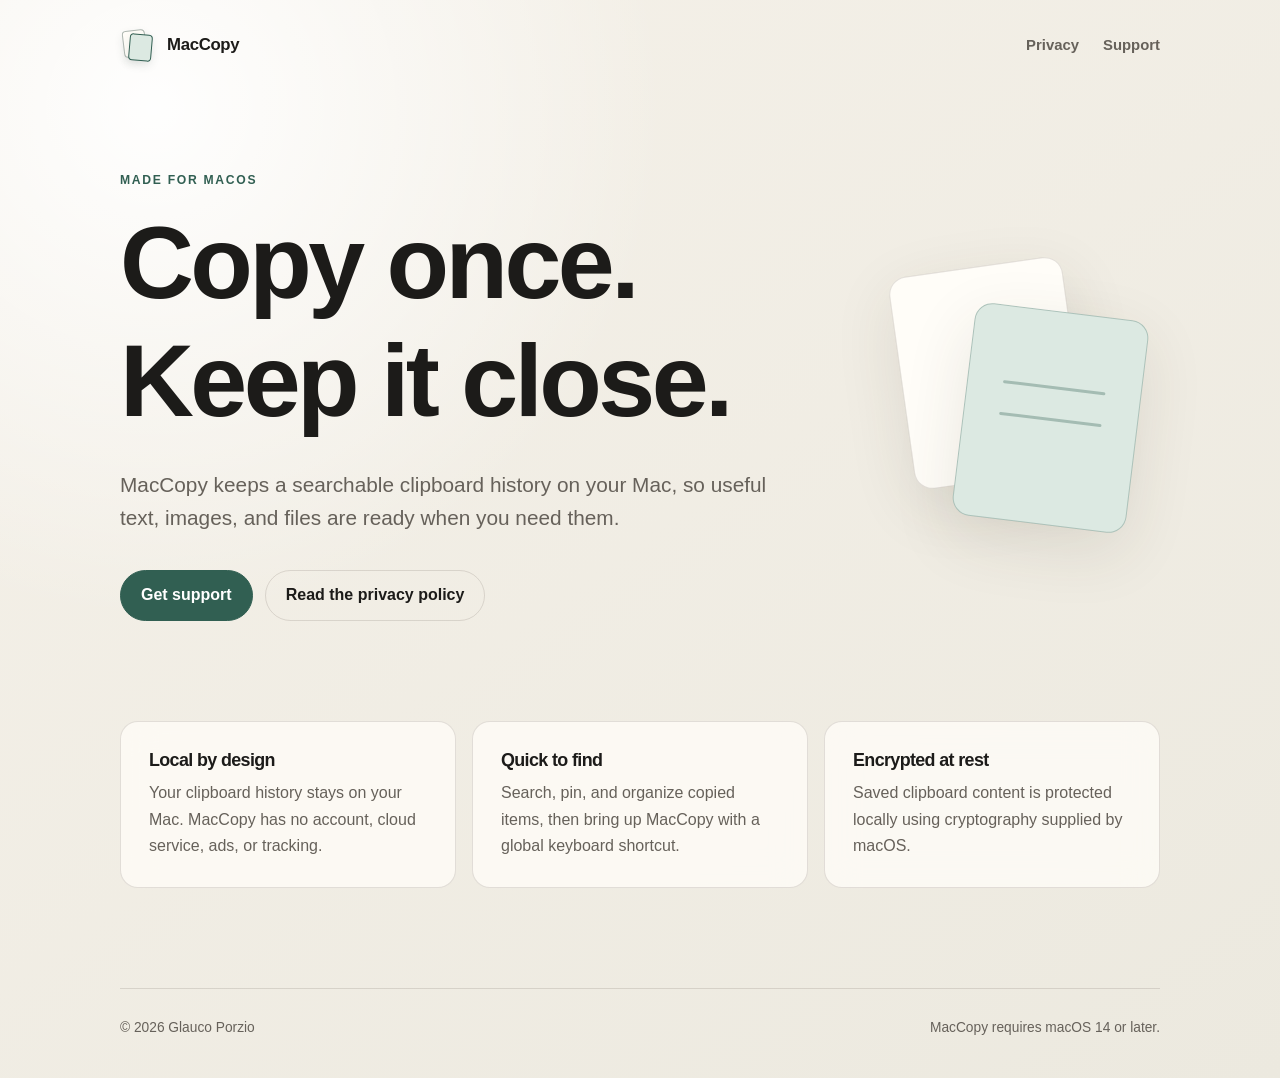
<file: index.html>
<!doctype html>
<html lang="en">
  <head>
    <meta charset="utf-8">
    <meta name="viewport" content="width=device-width, initial-scale=1">
    <meta name="description" content="MacCopy is a private clipboard history app for macOS.">
    <title>MacCopy — Private clipboard history</title>
    <link rel="icon" href="/favicon.svg" type="image/svg+xml">
    <link rel="stylesheet" href="/styles.css">
  </head>
  <body>
    <header class="site-header shell">
      <a class="brand" href="/" aria-label="MacCopy home">
        <span class="paper-mark" aria-hidden="true"></span>
        <span>MacCopy</span>
      </a>
      <nav aria-label="Main navigation">
        <ul>
          <li><a href="/privacy/">Privacy</a></li>
          <li><a href="/support/">Support</a></li>
        </ul>
      </nav>
    </header>

    <main>
      <section class="hero shell">
        <div>
          <p class="eyebrow">Made for macOS</p>
          <h1>Copy once.<br>Keep it close.</h1>
          <p class="lede">MacCopy keeps a searchable clipboard history on your Mac, so useful text, images, and files are ready when you need them.</p>
          <div class="actions">
            <a class="button" href="/support/">Get support</a>
            <a class="button secondary" href="/privacy/">Read the privacy policy</a>
          </div>
        </div>
        <div class="hero-art" aria-hidden="true">
          <span class="sheet"></span>
          <span class="sheet"></span>
        </div>
      </section>

      <section class="feature-grid shell" aria-label="MacCopy features">
        <article class="card">
          <h2>Local by design</h2>
          <p>Your clipboard history stays on your Mac. MacCopy has no account, cloud service, ads, or tracking.</p>
        </article>
        <article class="card">
          <h2>Quick to find</h2>
          <p>Search, pin, and organize copied items, then bring up MacCopy with a global keyboard shortcut.</p>
        </article>
        <article class="card">
          <h2>Encrypted at rest</h2>
          <p>Saved clipboard content is protected locally using cryptography supplied by macOS.</p>
        </article>
      </section>
    </main>

    <footer class="site-footer shell">
      <p>© 2026 Glauco Porzio</p>
      <p>MacCopy requires macOS 14 or later.</p>
    </footer>
  </body>
</html>
</file>
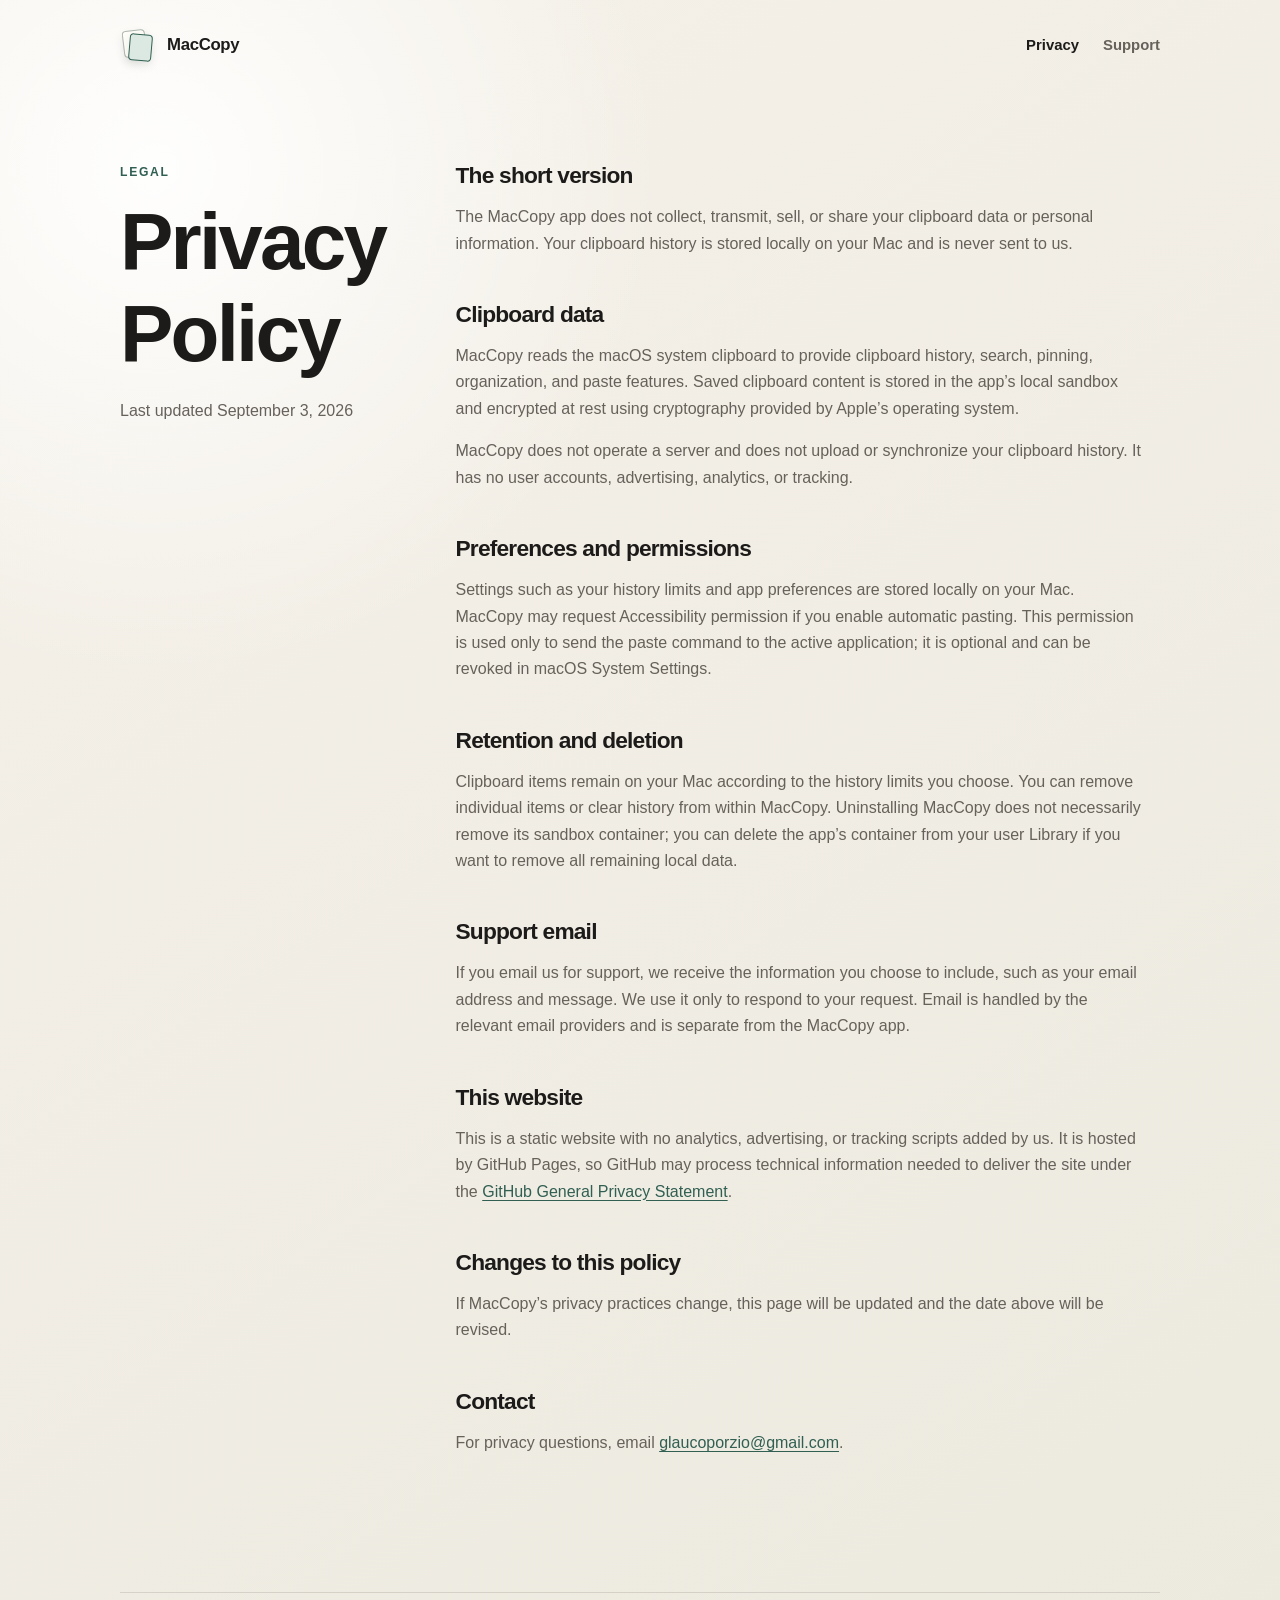
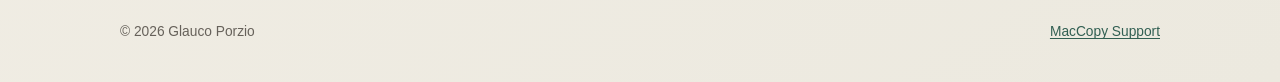
<file: privacy/index.html>
<!doctype html>
<html lang="en">
  <head>
    <meta charset="utf-8">
    <meta name="viewport" content="width=device-width, initial-scale=1">
    <meta name="description" content="Privacy policy for the MacCopy macOS application.">
    <title>Privacy Policy — MacCopy</title>
    <link rel="icon" href="/favicon.svg" type="image/svg+xml">
    <link rel="stylesheet" href="/styles.css">
  </head>
  <body>
    <header class="site-header shell">
      <a class="brand" href="/" aria-label="MacCopy home">
        <span class="paper-mark" aria-hidden="true"></span>
        <span>MacCopy</span>
      </a>
      <nav aria-label="Main navigation">
        <ul>
          <li><a href="/privacy/" aria-current="page">Privacy</a></li>
          <li><a href="/support/">Support</a></li>
        </ul>
      </nav>
    </header>

    <main class="document shell">
      <header class="document-intro">
        <p class="eyebrow">Legal</p>
        <h1 class="page-title">Privacy Policy</h1>
        <p class="lede">Last updated September 3, 2026</p>
      </header>

      <div class="document-body">
        <section>
          <h2>The short version</h2>
          <p>The MacCopy app does not collect, transmit, sell, or share your clipboard data or personal information. Your clipboard history is stored locally on your Mac and is never sent to us.</p>
        </section>

        <section>
          <h2>Clipboard data</h2>
          <p>MacCopy reads the macOS system clipboard to provide clipboard history, search, pinning, organization, and paste features. Saved clipboard content is stored in the app’s local sandbox and encrypted at rest using cryptography provided by Apple’s operating system.</p>
          <p>MacCopy does not operate a server and does not upload or synchronize your clipboard history. It has no user accounts, advertising, analytics, or tracking.</p>
        </section>

        <section>
          <h2>Preferences and permissions</h2>
          <p>Settings such as your history limits and app preferences are stored locally on your Mac. MacCopy may request Accessibility permission if you enable automatic pasting. This permission is used only to send the paste command to the active application; it is optional and can be revoked in macOS System Settings.</p>
        </section>

        <section>
          <h2>Retention and deletion</h2>
          <p>Clipboard items remain on your Mac according to the history limits you choose. You can remove individual items or clear history from within MacCopy. Uninstalling MacCopy does not necessarily remove its sandbox container; you can delete the app’s container from your user Library if you want to remove all remaining local data.</p>
        </section>

        <section>
          <h2>Support email</h2>
          <p>If you email us for support, we receive the information you choose to include, such as your email address and message. We use it only to respond to your request. Email is handled by the relevant email providers and is separate from the MacCopy app.</p>
        </section>

        <section>
          <h2>This website</h2>
          <p>This is a static website with no analytics, advertising, or tracking scripts added by us. It is hosted by GitHub Pages, so GitHub may process technical information needed to deliver the site under the <a href="https://docs.github.com/en/site-policy/privacy-policies/github-general-privacy-statement">GitHub General Privacy Statement</a>.</p>
        </section>

        <section>
          <h2>Changes to this policy</h2>
          <p>If MacCopy’s privacy practices change, this page will be updated and the date above will be revised.</p>
        </section>

        <section>
          <h2>Contact</h2>
          <p>For privacy questions, email <a href="mailto:glaucoporzio@gmail.com">glaucoporzio@gmail.com</a>.</p>
        </section>
      </div>
    </main>

    <footer class="site-footer shell">
      <p>© 2026 Glauco Porzio</p>
      <p><a href="/support/">MacCopy Support</a></p>
    </footer>
  </body>
</html>
</file>
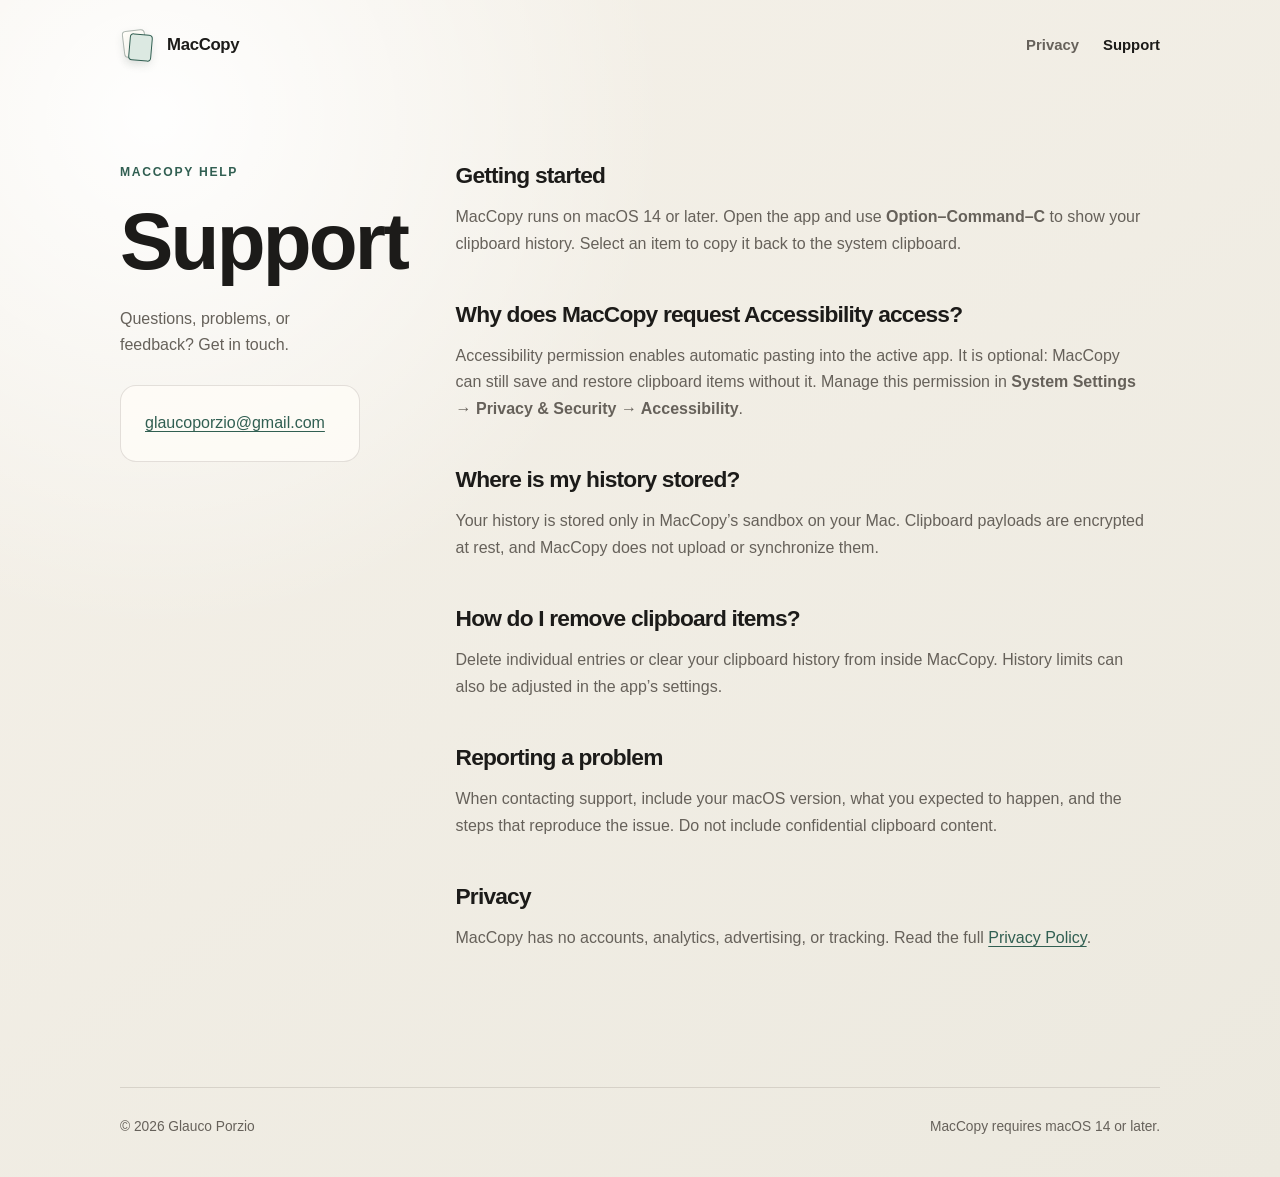
<file: support/index.html>
<!doctype html>
<html lang="en">
  <head>
    <meta charset="utf-8">
    <meta name="viewport" content="width=device-width, initial-scale=1">
    <meta name="description" content="Help and contact information for the MacCopy macOS application.">
    <title>Support — MacCopy</title>
    <link rel="icon" href="/favicon.svg" type="image/svg+xml">
    <link rel="stylesheet" href="/styles.css">
  </head>
  <body>
    <header class="site-header shell">
      <a class="brand" href="/" aria-label="MacCopy home">
        <span class="paper-mark" aria-hidden="true"></span>
        <span>MacCopy</span>
      </a>
      <nav aria-label="Main navigation">
        <ul>
          <li><a href="/privacy/">Privacy</a></li>
          <li><a href="/support/" aria-current="page">Support</a></li>
        </ul>
      </nav>
    </header>

    <main class="document shell">
      <header class="document-intro">
        <p class="eyebrow">MacCopy help</p>
        <h1 class="page-title">Support</h1>
        <p class="lede">Questions, problems, or feedback? Get in touch.</p>
        <div class="contact-box">
          <p><a href="mailto:glaucoporzio@gmail.com?subject=MacCopy%20Support">glaucoporzio@gmail.com</a></p>
        </div>
      </header>

      <div class="document-body">
        <section>
          <h2>Getting started</h2>
          <p>MacCopy runs on macOS 14 or later. Open the app and use <strong>Option–Command–C</strong> to show your clipboard history. Select an item to copy it back to the system clipboard.</p>
        </section>

        <section>
          <h2>Why does MacCopy request Accessibility access?</h2>
          <p>Accessibility permission enables automatic pasting into the active app. It is optional: MacCopy can still save and restore clipboard items without it. Manage this permission in <strong>System Settings → Privacy &amp; Security → Accessibility</strong>.</p>
        </section>

        <section>
          <h2>Where is my history stored?</h2>
          <p>Your history is stored only in MacCopy’s sandbox on your Mac. Clipboard payloads are encrypted at rest, and MacCopy does not upload or synchronize them.</p>
        </section>

        <section>
          <h2>How do I remove clipboard items?</h2>
          <p>Delete individual entries or clear your clipboard history from inside MacCopy. History limits can also be adjusted in the app’s settings.</p>
        </section>

        <section>
          <h2>Reporting a problem</h2>
          <p>When contacting support, include your macOS version, what you expected to happen, and the steps that reproduce the issue. Do not include confidential clipboard content.</p>
        </section>

        <section>
          <h2>Privacy</h2>
          <p>MacCopy has no accounts, analytics, advertising, or tracking. Read the full <a href="/privacy/">Privacy Policy</a>.</p>
        </section>
      </div>
    </main>

    <footer class="site-footer shell">
      <p>© 2026 Glauco Porzio</p>
      <p>MacCopy requires macOS 14 or later.</p>
    </footer>
  </body>
</html>
</file>
<file: styles.css>
:root {
  color-scheme: light dark;
  --background: #f4f0e8;
  --surface: rgba(255, 253, 248, 0.78);
  --surface-solid: #fffdf8;
  --text: #1c1b19;
  --muted: #66615a;
  --border: rgba(63, 55, 45, 0.14);
  --accent: #315f52;
  --accent-strong: #21493e;
  --accent-soft: #dce9e2;
  --shadow: 0 20px 65px rgba(64, 53, 39, 0.11);
  font-family: -apple-system, BlinkMacSystemFont, "SF Pro Text", "Helvetica Neue", sans-serif;
  font-synthesis: none;
}

* {
  box-sizing: border-box;
}

html {
  scroll-behavior: smooth;
}

body {
  min-height: 100vh;
  margin: 0;
  color: var(--text);
  background:
    radial-gradient(circle at 12% 10%, rgba(255, 255, 255, 0.95), transparent 32rem),
    linear-gradient(145deg, #f5f1e9 0%, #ece9df 100%);
  line-height: 1.65;
}

a {
  color: var(--accent);
  text-underline-offset: 0.16em;
}

a:hover {
  color: var(--accent-strong);
}

a:focus-visible {
  outline: 3px solid var(--accent);
  outline-offset: 4px;
  border-radius: 3px;
}

.shell {
  width: min(100% - 40px, 1040px);
  margin-inline: auto;
}

.site-header {
  display: flex;
  align-items: center;
  justify-content: space-between;
  gap: 24px;
  padding-block: 28px;
}

.brand {
  display: inline-flex;
  align-items: center;
  gap: 13px;
  color: var(--text);
  font-size: 1.05rem;
  font-weight: 700;
  letter-spacing: -0.02em;
  text-decoration: none;
}

.paper-mark {
  position: relative;
  display: inline-block;
  width: 34px;
  height: 34px;
  flex: 0 0 34px;
}

.paper-mark::before,
.paper-mark::after {
  position: absolute;
  width: 21px;
  height: 25px;
  border: 1.5px solid rgba(25, 53, 45, 0.35);
  border-radius: 4px;
  background: var(--surface-solid);
  content: "";
  box-shadow: 0 4px 10px rgba(37, 54, 48, 0.1);
}

.paper-mark::before {
  top: 2px;
  left: 3px;
  transform: rotate(-7deg);
}

.paper-mark::after {
  right: 2px;
  bottom: 1px;
  border-color: var(--accent);
  background: var(--accent-soft);
  transform: rotate(5deg);
}

nav ul {
  display: flex;
  gap: 24px;
  margin: 0;
  padding: 0;
  list-style: none;
}

nav a {
  color: var(--muted);
  font-size: 0.93rem;
  font-weight: 600;
  text-decoration: none;
}

nav a[aria-current="page"] {
  color: var(--text);
}

.hero {
  display: grid;
  grid-template-columns: minmax(0, 1.4fr) minmax(260px, 0.6fr);
  align-items: center;
  gap: clamp(40px, 8vw, 100px);
  min-height: 66vh;
  padding-block: 80px 100px;
}

.eyebrow {
  margin: 0 0 14px;
  color: var(--accent);
  font-size: 0.76rem;
  font-weight: 750;
  letter-spacing: 0.14em;
  text-transform: uppercase;
}

h1,
h2,
h3 {
  line-height: 1.15;
  letter-spacing: -0.035em;
}

h1 {
  max-width: 760px;
  margin: 0;
  font-size: clamp(3.2rem, 8vw, 6.8rem);
  font-weight: 740;
}

.page-title {
  font-size: clamp(2.7rem, 7vw, 5rem);
}

.lede {
  max-width: 650px;
  margin: 28px 0 0;
  color: var(--muted);
  font-size: clamp(1.08rem, 2vw, 1.3rem);
  line-height: 1.6;
}

.actions {
  display: flex;
  flex-wrap: wrap;
  gap: 12px;
  margin-top: 36px;
}

.button {
  display: inline-flex;
  align-items: center;
  min-height: 48px;
  padding: 11px 20px;
  border: 1px solid var(--accent);
  border-radius: 999px;
  background: var(--accent);
  color: #fff;
  font-weight: 650;
  text-decoration: none;
}

.button:hover {
  background: var(--accent-strong);
  color: #fff;
}

.button.secondary {
  border-color: var(--border);
  background: transparent;
  color: var(--text);
}

.hero-art {
  position: relative;
  width: min(100%, 310px);
  aspect-ratio: 1;
  justify-self: center;
}

.hero-art .sheet {
  position: absolute;
  width: 62%;
  height: 76%;
  border: 1px solid var(--border);
  border-radius: 18px;
  background: var(--surface-solid);
  box-shadow: var(--shadow);
}

.hero-art .sheet:first-child {
  top: 4%;
  left: 8%;
  transform: rotate(-8deg);
}

.hero-art .sheet:last-child {
  right: 8%;
  bottom: 4%;
  border-color: rgba(49, 95, 82, 0.28);
  background: var(--accent-soft);
  transform: rotate(7deg);
}

.hero-art .sheet:last-child::before,
.hero-art .sheet:last-child::after {
  position: absolute;
  left: 20%;
  width: 60%;
  height: 3px;
  border-radius: 3px;
  background: rgba(49, 95, 82, 0.33);
  content: "";
}

.hero-art .sheet:last-child::before {
  top: 35%;
}

.hero-art .sheet:last-child::after {
  top: 50%;
}

.feature-grid {
  display: grid;
  grid-template-columns: repeat(3, 1fr);
  gap: 16px;
  padding-bottom: 100px;
}

.card {
  padding: 28px;
  border: 1px solid var(--border);
  border-radius: 18px;
  background: var(--surface);
  backdrop-filter: blur(16px);
}

.card h2,
.card h3 {
  margin: 0 0 10px;
  font-size: 1.12rem;
}

.card p {
  margin: 0;
  color: var(--muted);
}

.document {
  display: grid;
  grid-template-columns: minmax(190px, 0.34fr) minmax(0, 1fr);
  gap: clamp(36px, 8vw, 96px);
  padding-block: 72px 120px;
}

.document-intro {
  align-self: start;
}

.document-intro .lede {
  margin-top: 18px;
  font-size: 1rem;
}

.document-body {
  max-width: 690px;
}

.document-body section + section {
  margin-top: 44px;
}

.document-body h2 {
  margin: 0 0 12px;
  font-size: 1.42rem;
}

.document-body p,
.document-body ul {
  color: var(--muted);
}

.document-body ul {
  padding-left: 1.2rem;
}

.document-body li + li {
  margin-top: 8px;
}

.contact-box {
  margin-top: 28px;
  padding: 24px;
  border: 1px solid var(--border);
  border-radius: 16px;
  background: var(--surface);
}

.contact-box p {
  margin: 0;
}

.site-footer {
  display: flex;
  justify-content: space-between;
  gap: 24px;
  padding-block: 28px 38px;
  border-top: 1px solid var(--border);
  color: var(--muted);
  font-size: 0.86rem;
}

.site-footer p {
  margin: 0;
}

@media (prefers-color-scheme: dark) {
  :root {
    --background: #171a18;
    --surface: rgba(35, 40, 37, 0.78);
    --surface-solid: #252a27;
    --text: #f5f3ec;
    --muted: #b8b6ae;
    --border: rgba(240, 235, 224, 0.14);
    --accent: #92c8b5;
    --accent-strong: #b2ddcd;
    --accent-soft: #294239;
    --shadow: 0 20px 65px rgba(0, 0, 0, 0.3);
  }

  body {
    background:
      radial-gradient(circle at 12% 10%, rgba(62, 73, 66, 0.55), transparent 32rem),
      linear-gradient(145deg, #1a1d1b 0%, #131513 100%);
  }

  .button,
  .button:hover {
    color: #11251e;
  }
}

@media (max-width: 760px) {
  .site-header,
  .site-footer {
    align-items: flex-start;
  }

  nav ul {
    gap: 15px;
  }

  .hero {
    grid-template-columns: 1fr;
    min-height: auto;
    padding-block: 54px 80px;
  }

  .hero-art {
    width: min(70vw, 260px);
  }

  .feature-grid {
    grid-template-columns: 1fr;
  }

  .document {
    grid-template-columns: 1fr;
    padding-block: 50px 90px;
  }
}

@media (max-width: 480px) {
  .shell {
    width: min(100% - 28px, 1040px);
  }

  .site-header {
    display: block;
  }

  nav {
    margin-top: 22px;
  }

  h1 {
    font-size: clamp(2.8rem, 16vw, 4.2rem);
  }

  .site-footer {
    display: block;
  }

  .site-footer p + p {
    margin-top: 6px;
  }
}

@media (prefers-reduced-motion: reduce) {
  html {
    scroll-behavior: auto;
  }
}
</file>
